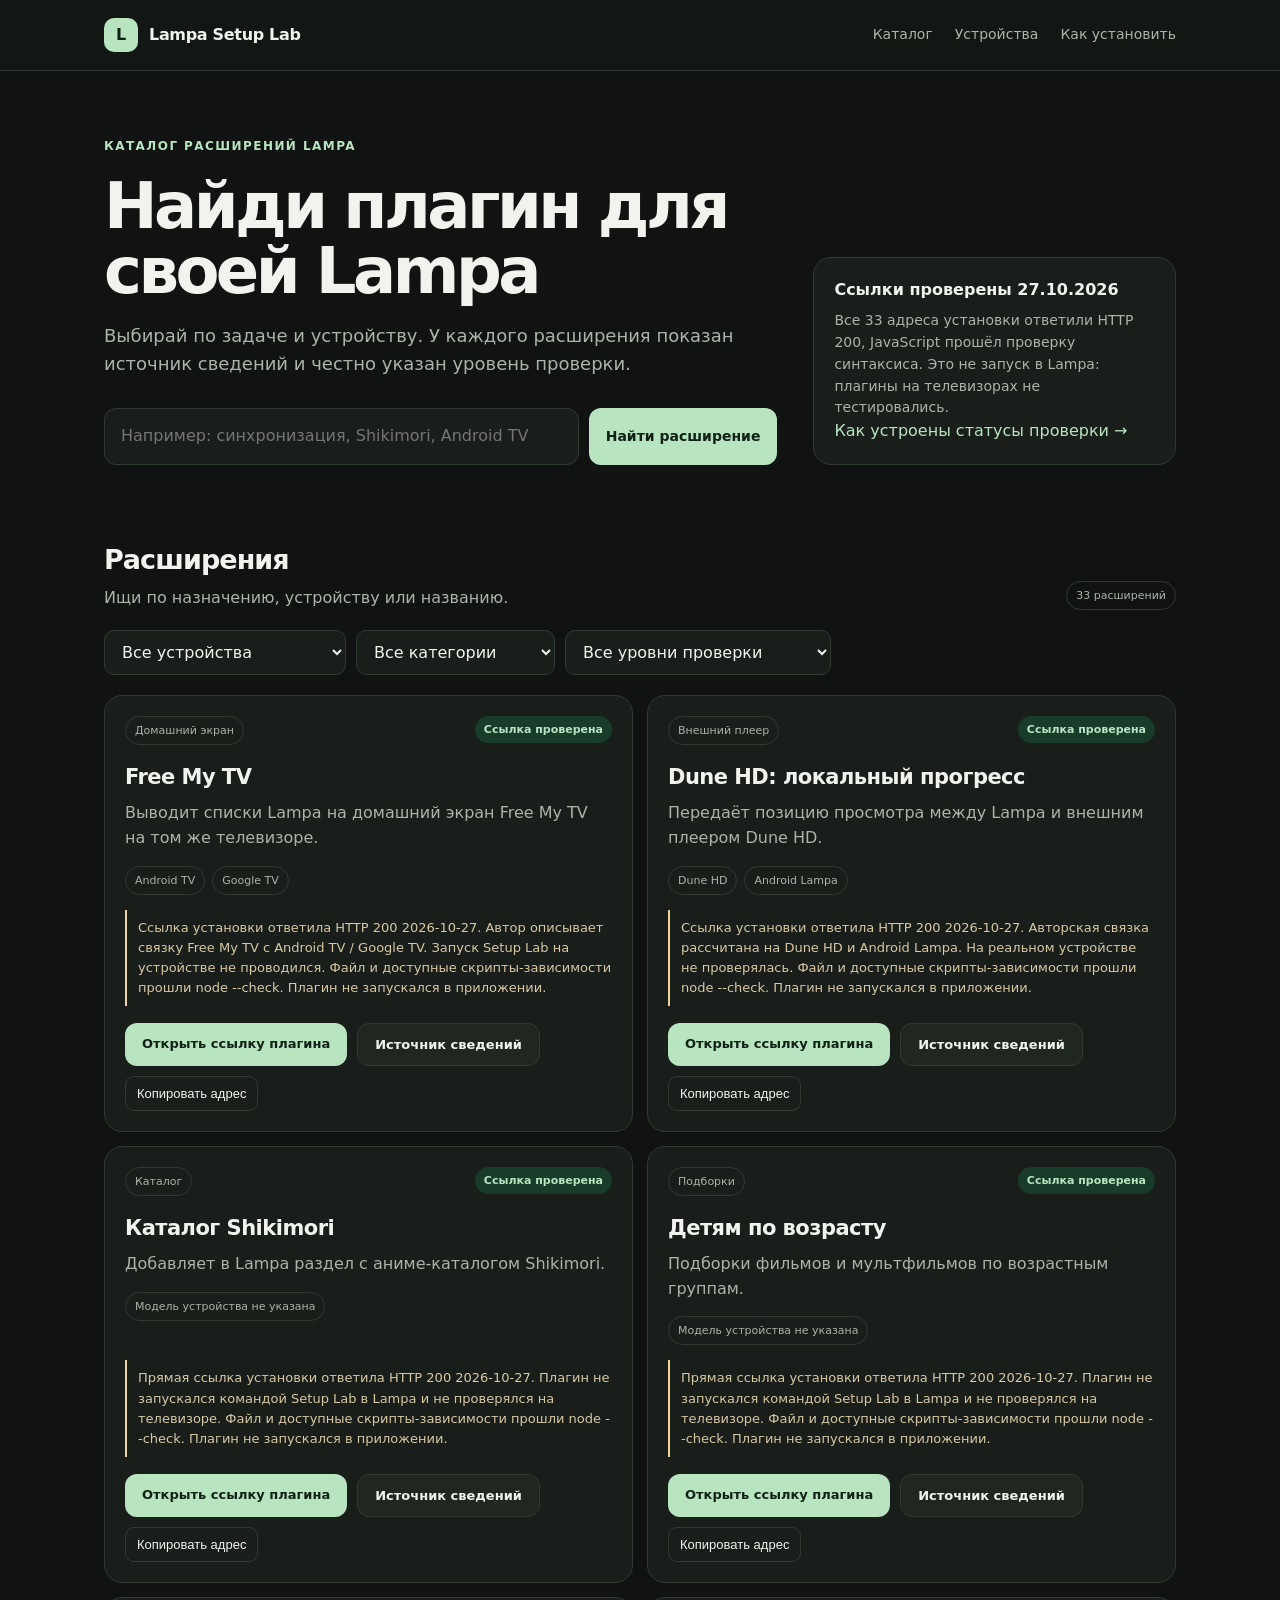
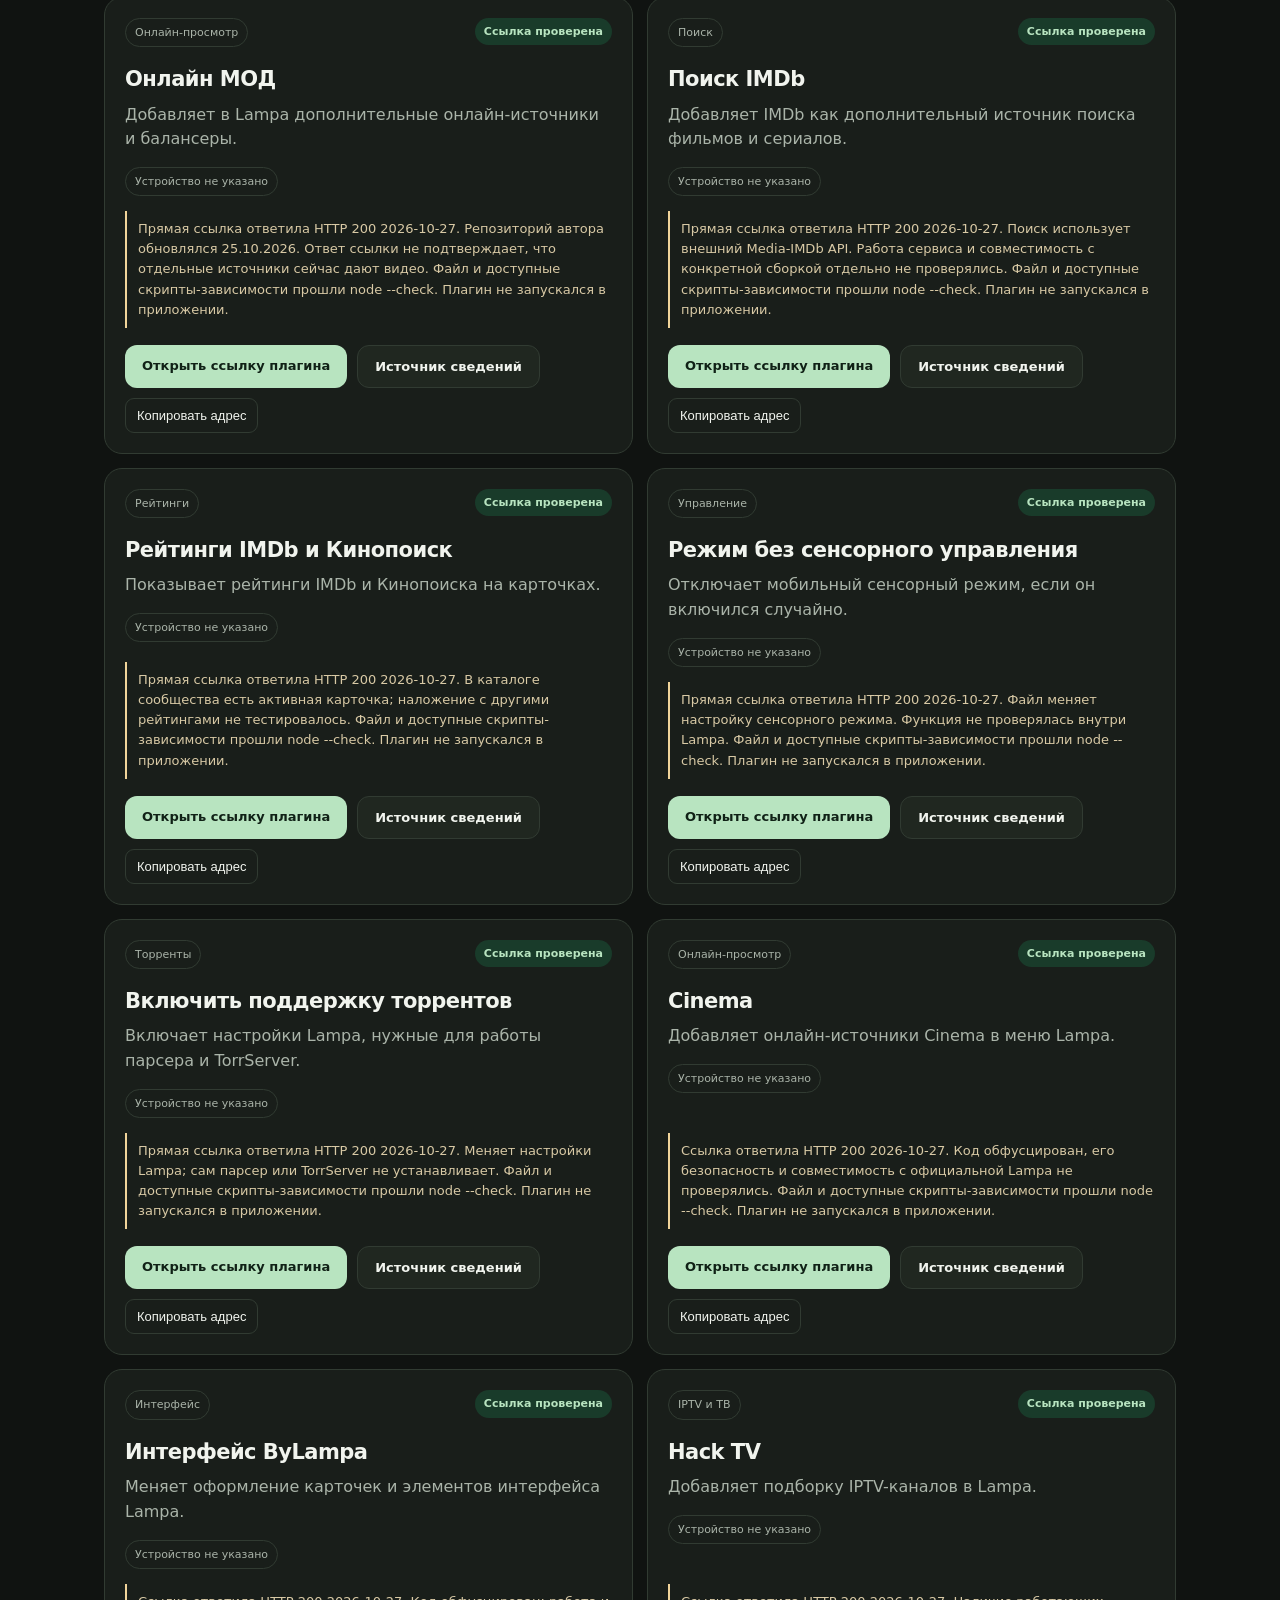
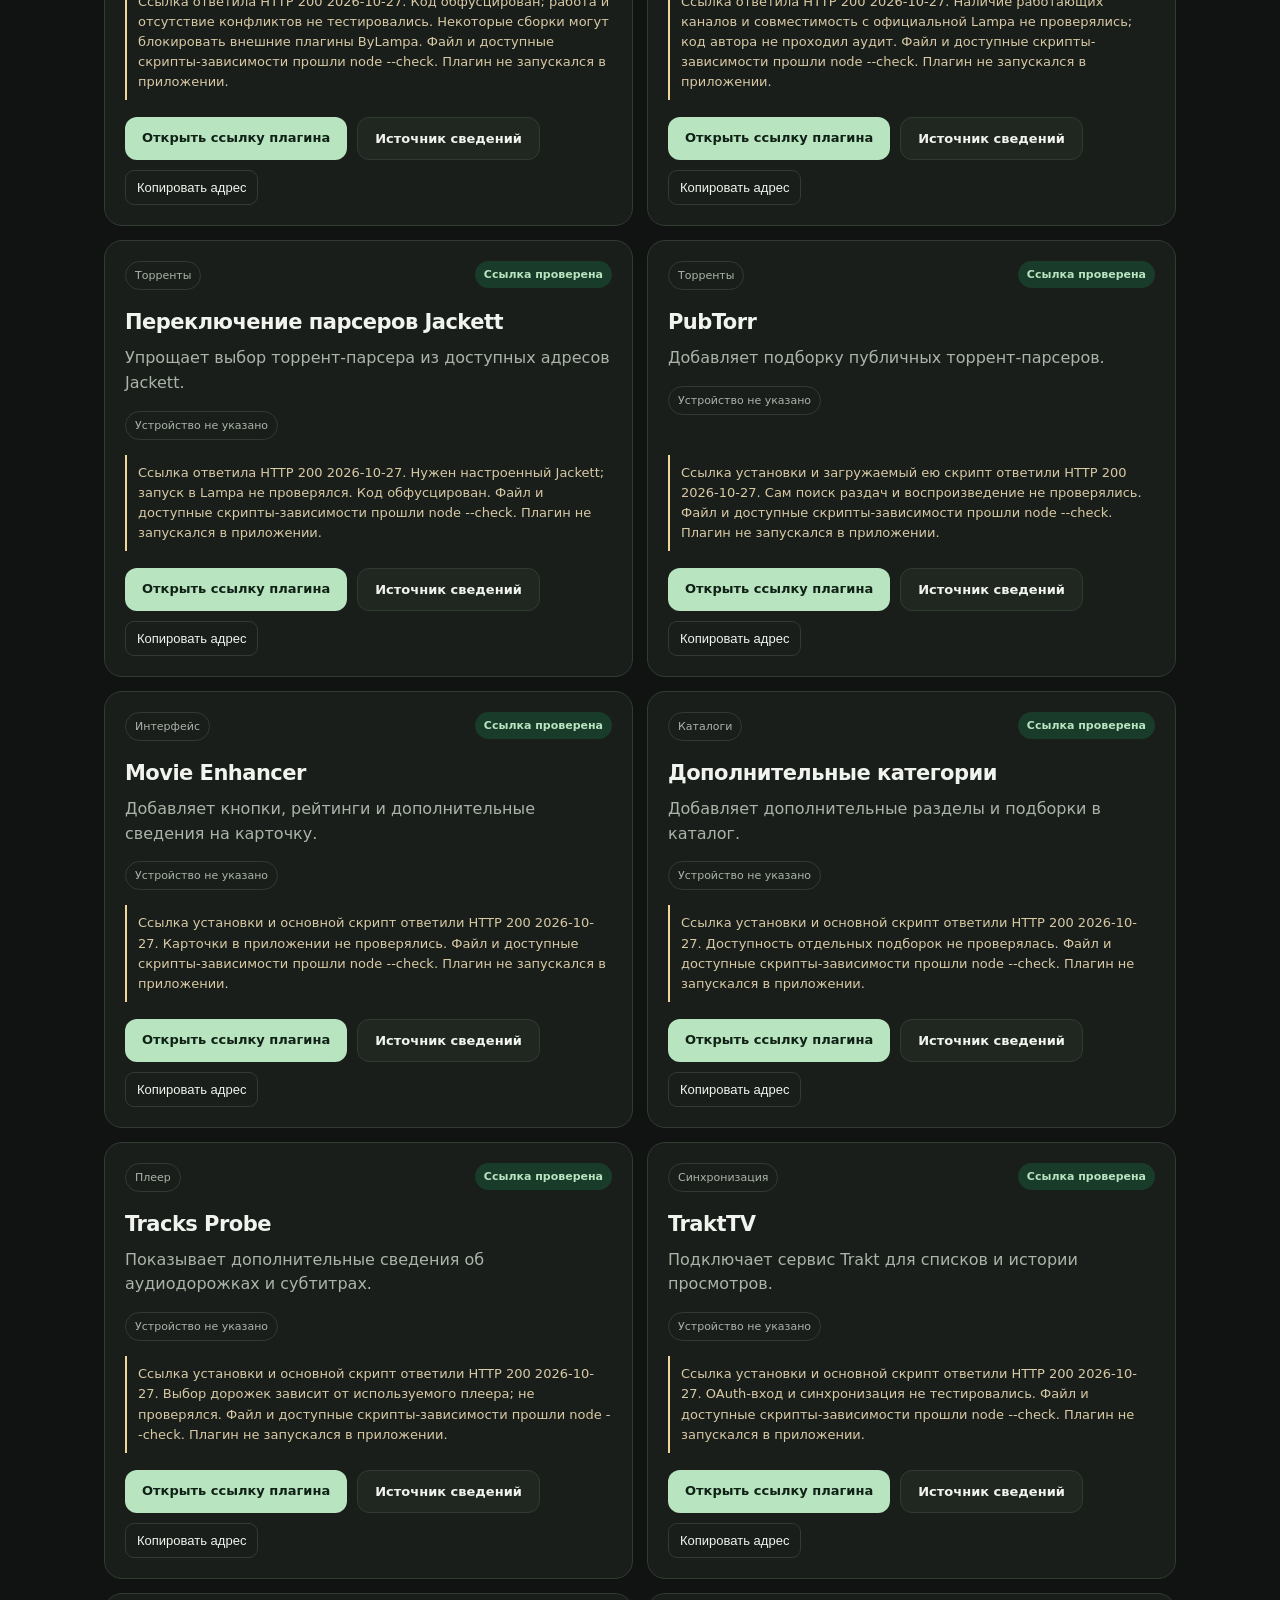
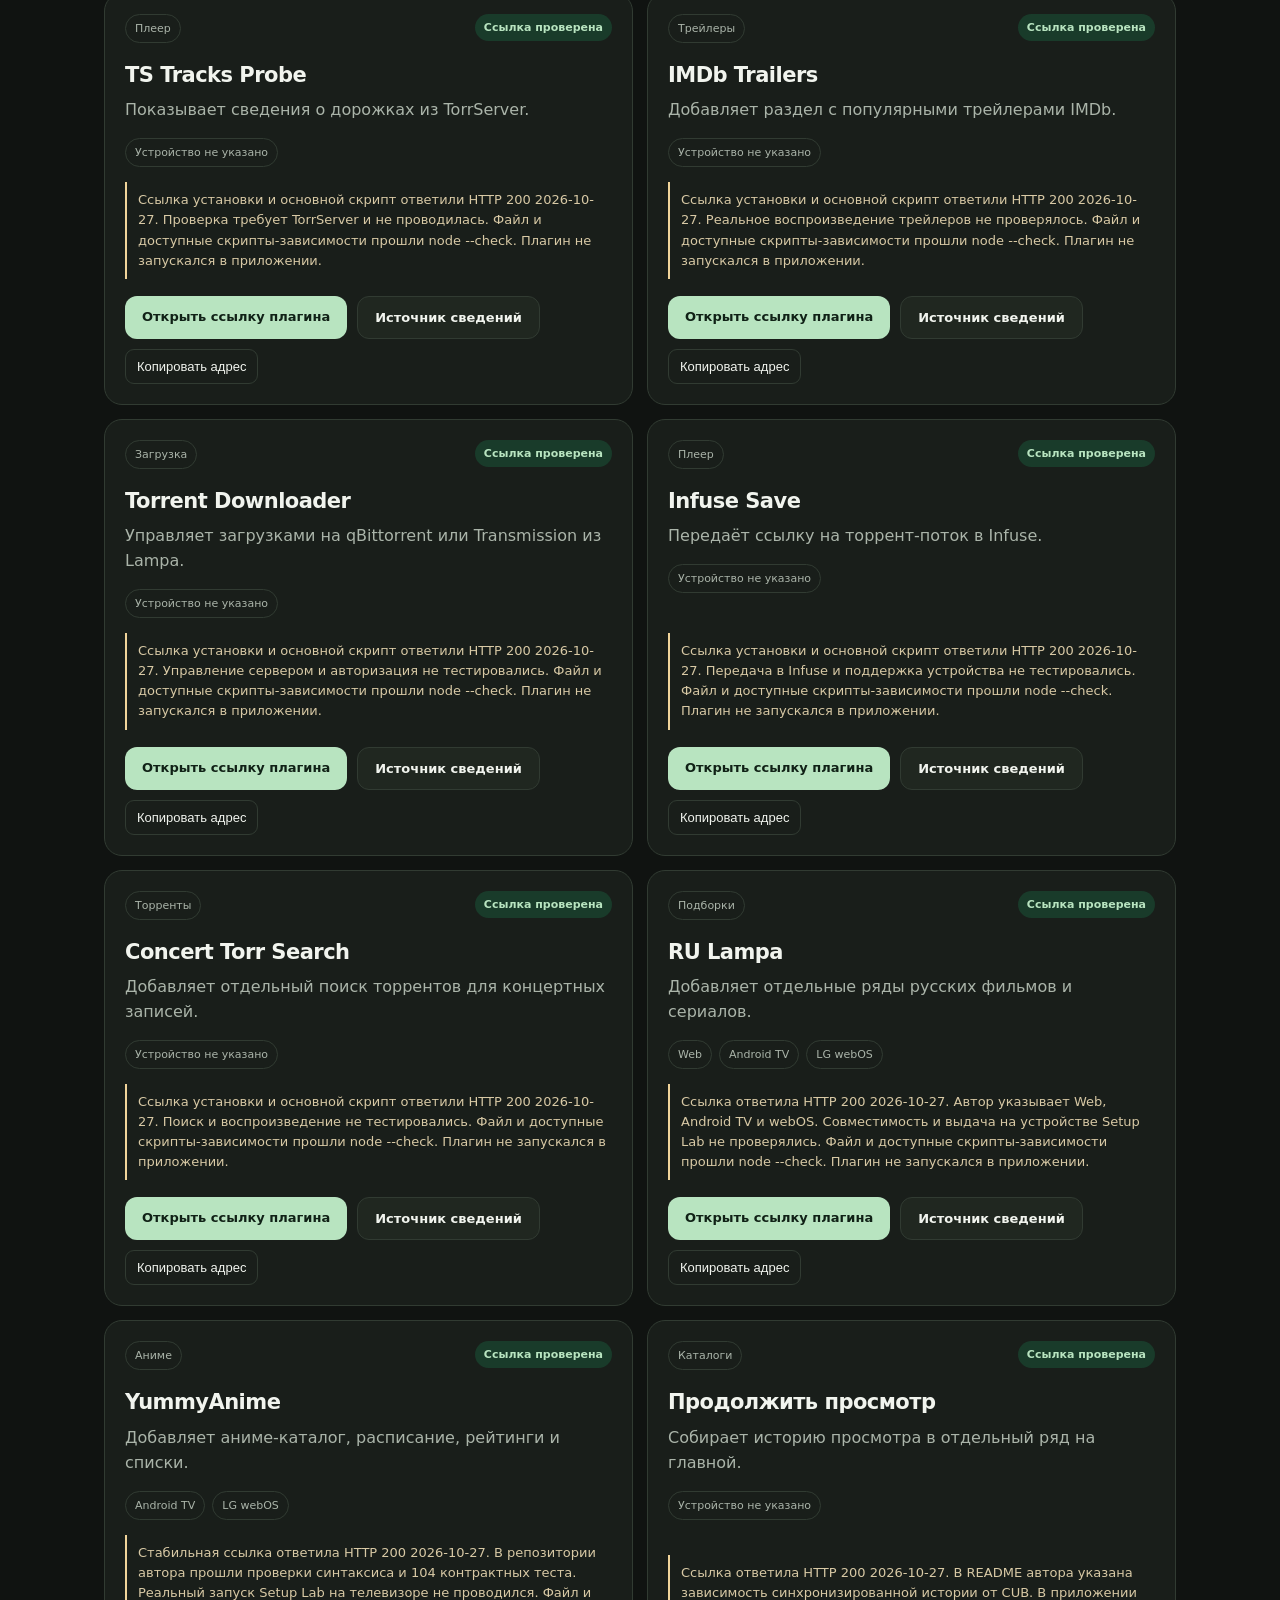
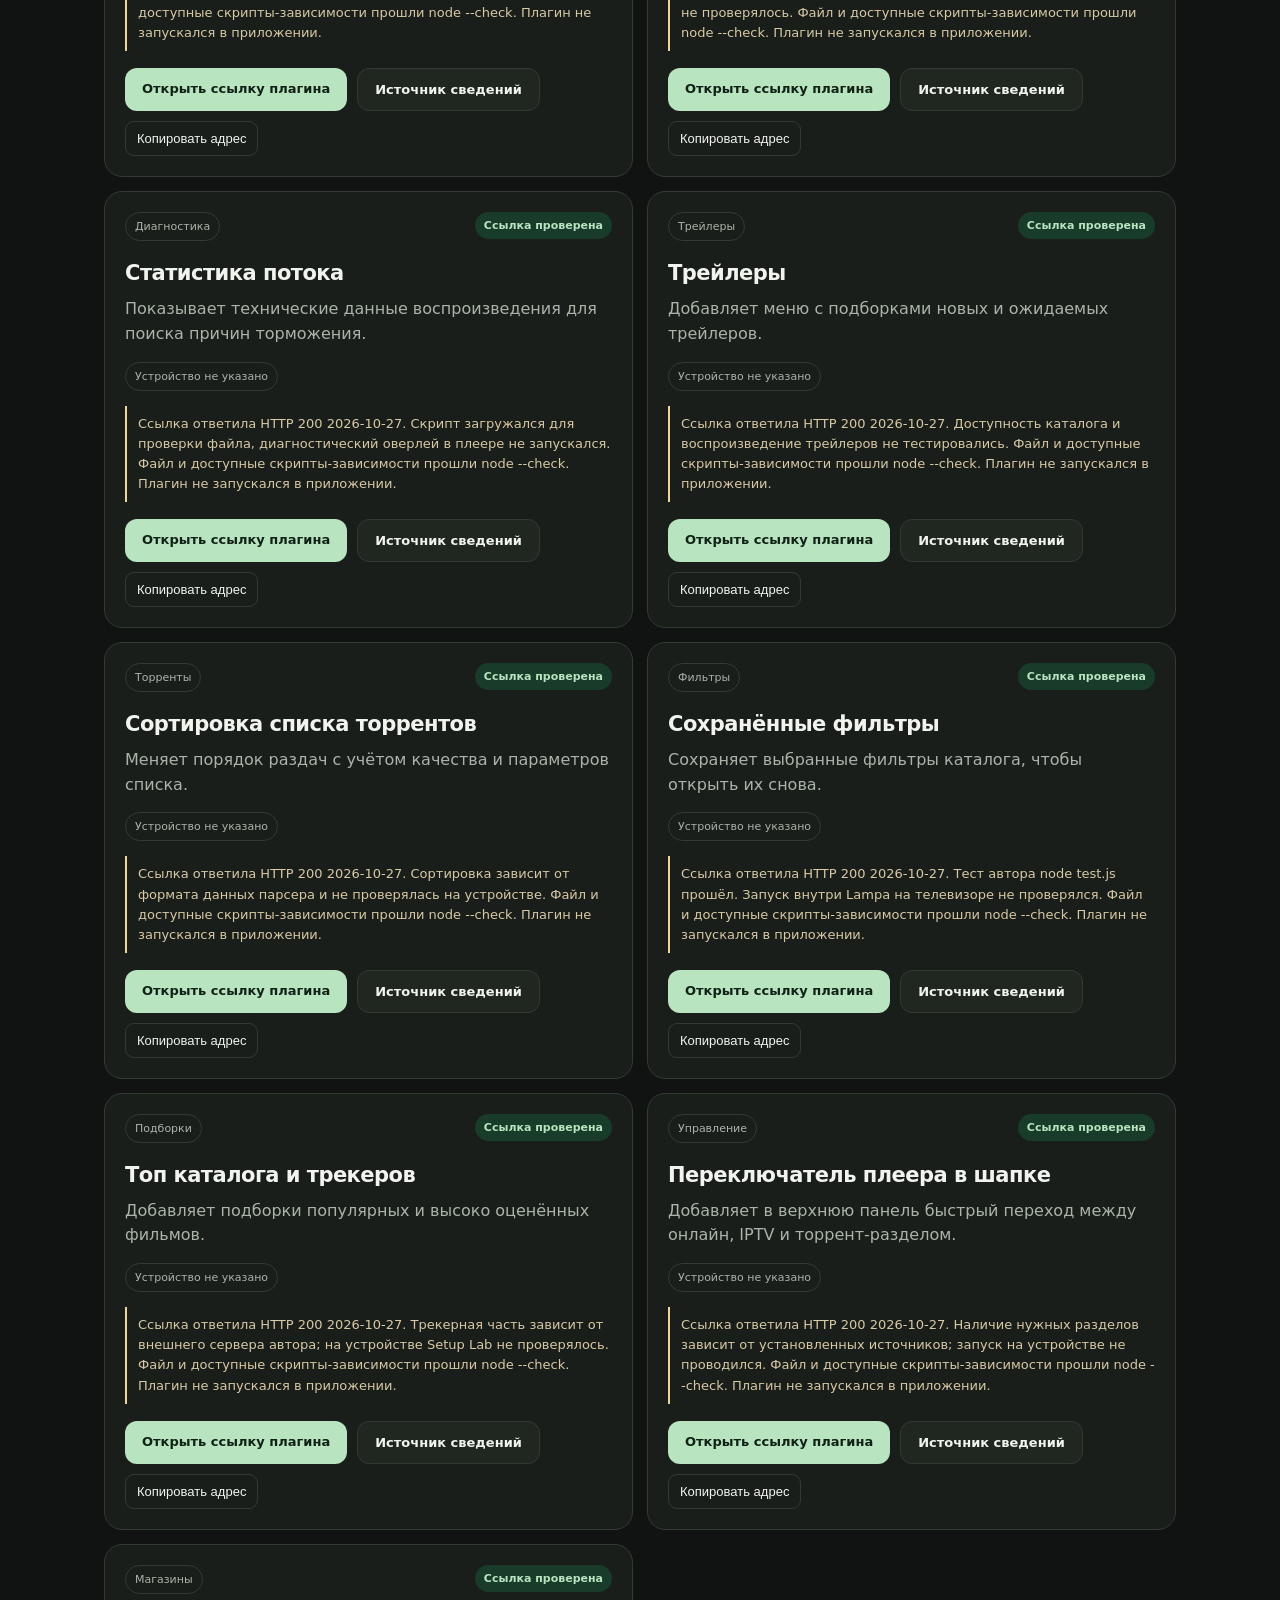
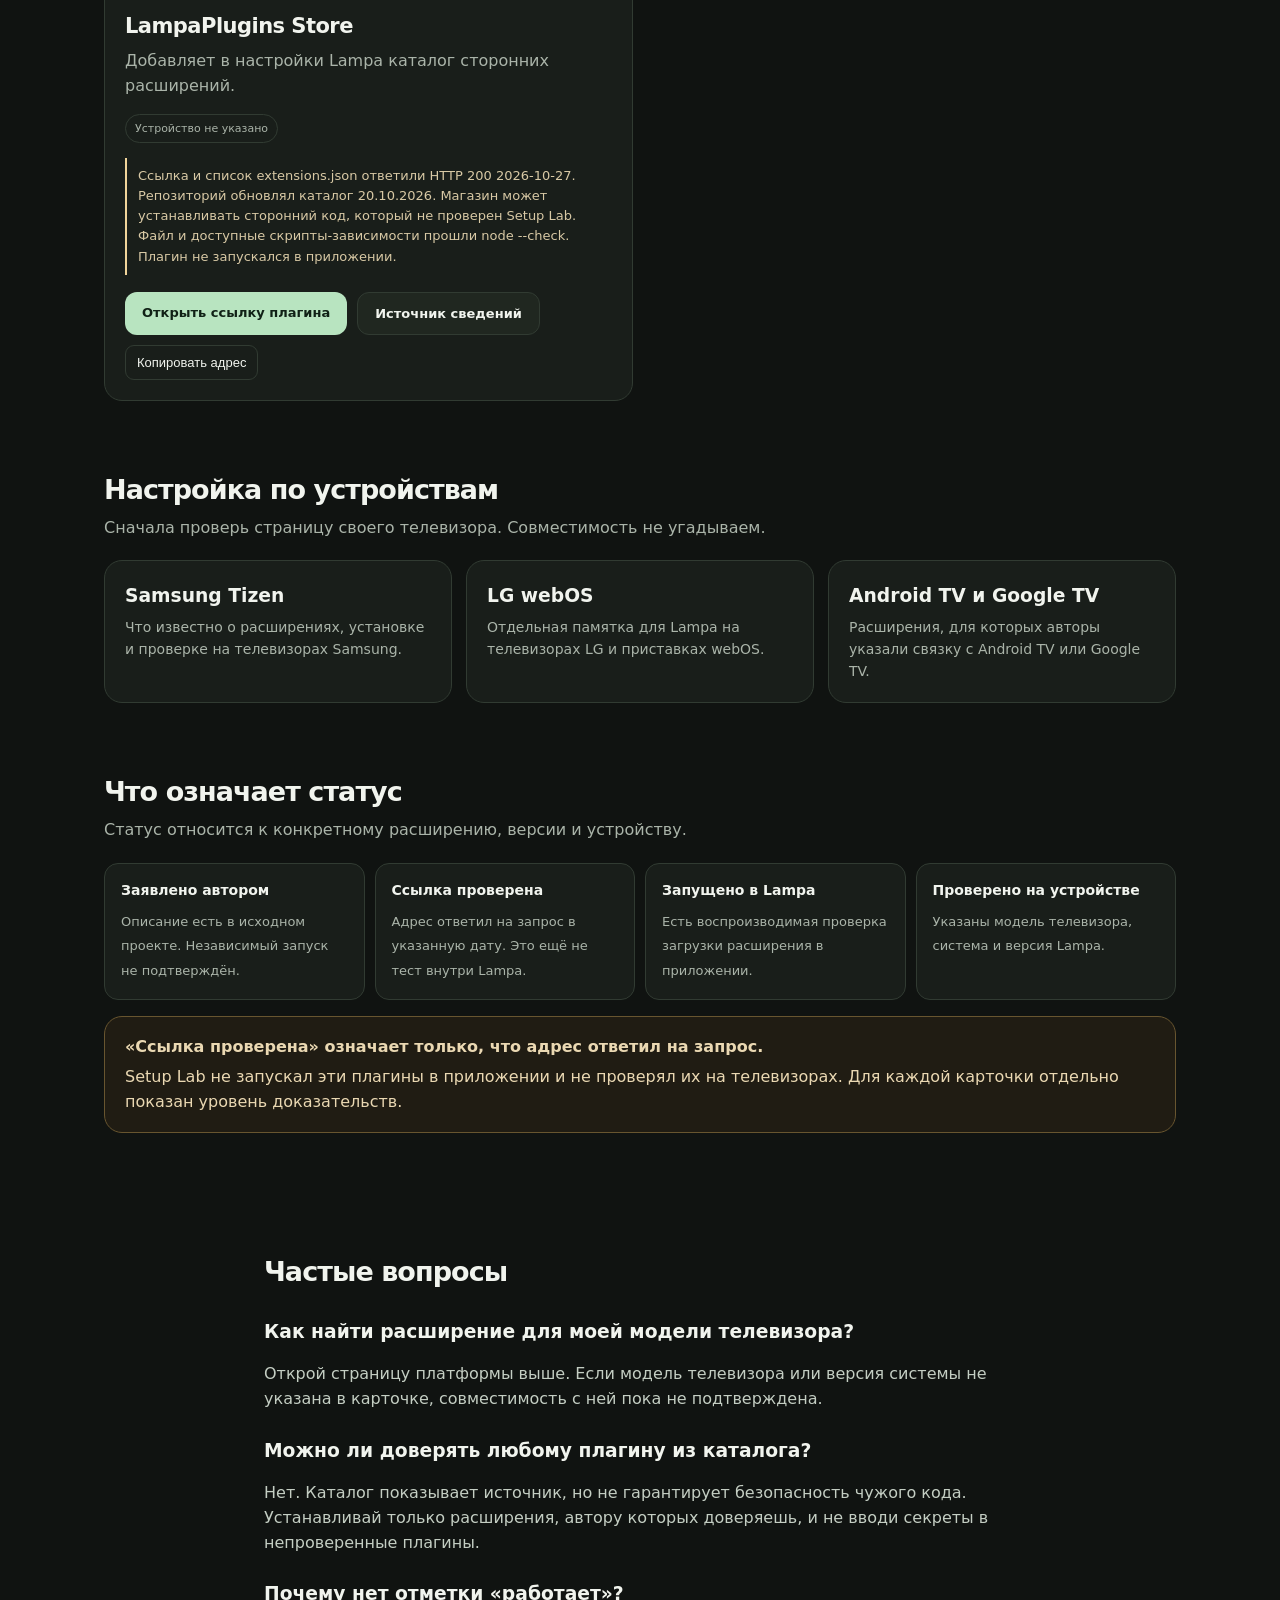
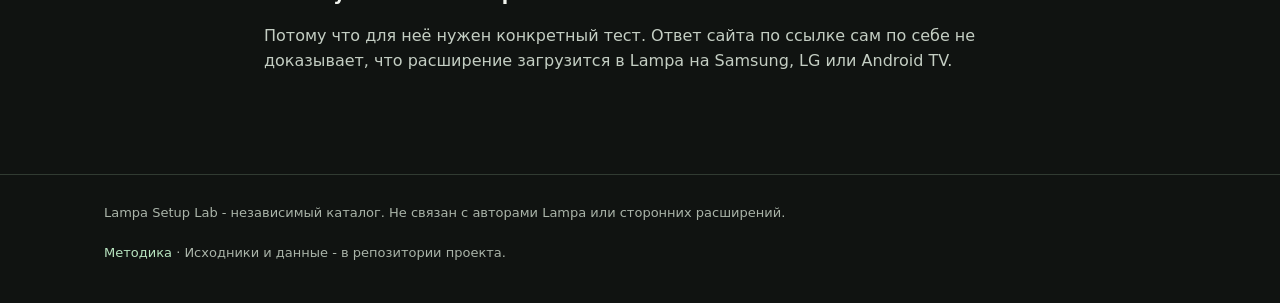
<file: docs/index.html>
<!doctype html>
<html lang="ru">
<head>
  <meta charset="utf-8">
  <meta name="viewport" content="width=device-width, initial-scale=1">
  <meta name="description" content="Каталог расширений Lampa с источниками сведений, устройствами и честным статусом проверки. Инструкции для Android TV, Samsung Tizen и LG webOS.">
  <meta name="theme-color" content="#101311">
  <title>Плагины Lampa 2026: каталог по устройствам и статусу проверки</title>
  <link rel="stylesheet" href="assets/site.css">
  <script src="data/catalog-data.js"></script>
  <script defer src="assets/app.js"></script>
</head>
<body>
<a class="skip-link" href="#main">Перейти к содержимому</a>
<header class="topbar"><div class="wrap topbar-inner">
  <a class="brand" href="index.html"><span class="brand-mark">L</span><span>Lampa Setup Lab</span></a>
  <nav class="nav" aria-label="Основная навигация"><a href="#catalog">Каталог</a><a href="#devices">Устройства</a><a href="how-to-add-plugin.html">Как установить</a></nav>
</div></header>
<main id="main">
  <section class="hero"><div class="wrap hero-grid">
    <div>
      <div class="eyebrow">Каталог расширений Lampa</div>
      <h1>Найди плагин для своей Lampa</h1>
      <p>Выбирай по задаче и устройству. У каждого расширения показан источник сведений и честно указан уровень проверки.</p>
      <form class="searchbar" action="#catalog" onsubmit="return false">
        <input id="plugin-search" type="search" placeholder="Например: синхронизация, Shikimori, Android TV" aria-label="Поиск расширений">
        <button class="button" type="button" onclick="document.querySelector('#catalog').scrollIntoView()">Найти расширение</button>
      </form>
    </div>
    <aside class="hero-note"><strong>Ссылки проверены 27.10.2026</strong><p>Все 33 адреса установки ответили HTTP 200, JavaScript прошёл проверку синтаксиса. Это не запуск в Lampa: плагины на телевизорах не тестировались.</p><a href="verification.html">Как устроены статусы проверки →</a></aside>
  </div></section>

  <section class="section" id="catalog"><div class="wrap">
    <div class="section-head"><div><h2>Расширения</h2><p>Ищи по назначению, устройству или названию.</p></div><span class="tag" id="result-count">Загрузка…</span></div>
    <div class="filters" aria-label="Фильтры каталога">
      <select id="platform-filter" aria-label="Фильтр по устройству"><option value="">Все устройства</option><option value="android_tv">Android TV / Google TV</option><option value="lg_webos">LG webOS</option><option value="samsung_tizen">Samsung Tizen</option><option value="web">Lampa Web</option><option value="dune_hd">Dune HD</option><option value="unspecified">Устройство не указано</option></select>
      <select id="category-filter" aria-label="Фильтр по категории"><option value="">Все категории</option></select>
      <select id="level-filter" aria-label="Фильтр по статусу проверки"><option value="">Все уровни проверки</option><option value="author_reported">Заявлено автором</option><option value="url_checked">Ссылка проверена</option><option value="loaded_in_lampa">Запущено в Lampa</option><option value="device_tested">Проверено на устройстве</option></select>
    </div>
    <div class="grid" id="plugin-results" aria-live="polite"></div>
    <noscript><p class="noscript">Для поиска и фильтров включи JavaScript. Страницы с инструкциями остаются доступны без него.</p></noscript>
  </div></section>

  <section class="section" id="devices"><div class="wrap">
    <div class="section-head"><div><h2>Настройка по устройствам</h2><p>Сначала проверь страницу своего телевизора. Совместимость не угадываем.</p></div></div>
    <div class="device-grid">
      <a class="device-card" href="lampa-samsung-tizen.html"><h3>Samsung Tizen</h3><p>Что известно о расширениях, установке и проверке на телевизорах Samsung.</p></a>
      <a class="device-card" href="lampa-lg-webos.html"><h3>LG webOS</h3><p>Отдельная памятка для Lampa на телевизорах LG и приставках webOS.</p></a>
      <a class="device-card" href="lampa-android-tv.html"><h3>Android TV и Google TV</h3><p>Расширения, для которых авторы указали связку с Android TV или Google TV.</p></a>
    </div>
  </div></section>

  <section class="section"><div class="wrap">
    <div class="section-head"><div><h2>Что означает статус</h2><p>Статус относится к конкретному расширению, версии и устройству.</p></div></div>
    <div class="trust-grid">
      <div class="trust-item"><strong>Заявлено автором</strong><span>Описание есть в исходном проекте. Независимый запуск не подтверждён.</span></div>
      <div class="trust-item"><strong>Ссылка проверена</strong><span>Адрес ответил на запрос в указанную дату. Это ещё не тест внутри Lampa.</span></div>
      <div class="trust-item"><strong>Запущено в Lampa</strong><span>Есть воспроизводимая проверка загрузки расширения в приложении.</span></div>
      <div class="trust-item"><strong>Проверено на устройстве</strong><span>Указаны модель телевизора, система и версия Lampa.</span></div>
    </div>
    <div class="callout"><strong>«Ссылка проверена» означает только, что адрес ответил на запрос.</strong> Setup Lab не запускал эти плагины в приложении и не проверял их на телевизорах. Для каждой карточки отдельно показан уровень доказательств.</div>
  </div></section>

  <section class="section"><div class="wrap prose">
    <h2>Частые вопросы</h2>
    <h3>Как найти расширение для моей модели телевизора?</h3><p>Открой страницу платформы выше. Если модель телевизора или версия системы не указана в карточке, совместимость с ней пока не подтверждена.</p>
    <h3>Можно ли доверять любому плагину из каталога?</h3><p>Нет. Каталог показывает источник, но не гарантирует безопасность чужого кода. Устанавливай только расширения, автору которых доверяешь, и не вводи секреты в непроверенные плагины.</p>
    <h3>Почему нет отметки «работает»?</h3><p>Потому что для неё нужен конкретный тест. Ответ сайта по ссылке сам по себе не доказывает, что расширение загрузится в Lampa на Samsung, LG или Android TV.</p>
  </div></section>
</main>
<footer class="footer"><div class="wrap footer-row"><span>Lampa Setup Lab - независимый каталог. Не связан с авторами Lampa или сторонних расширений.</span><span><a href="verification.html">Методика</a> · Исходники и данные - в репозитории проекта.</span></div></footer>
</body>
</html>
</file>
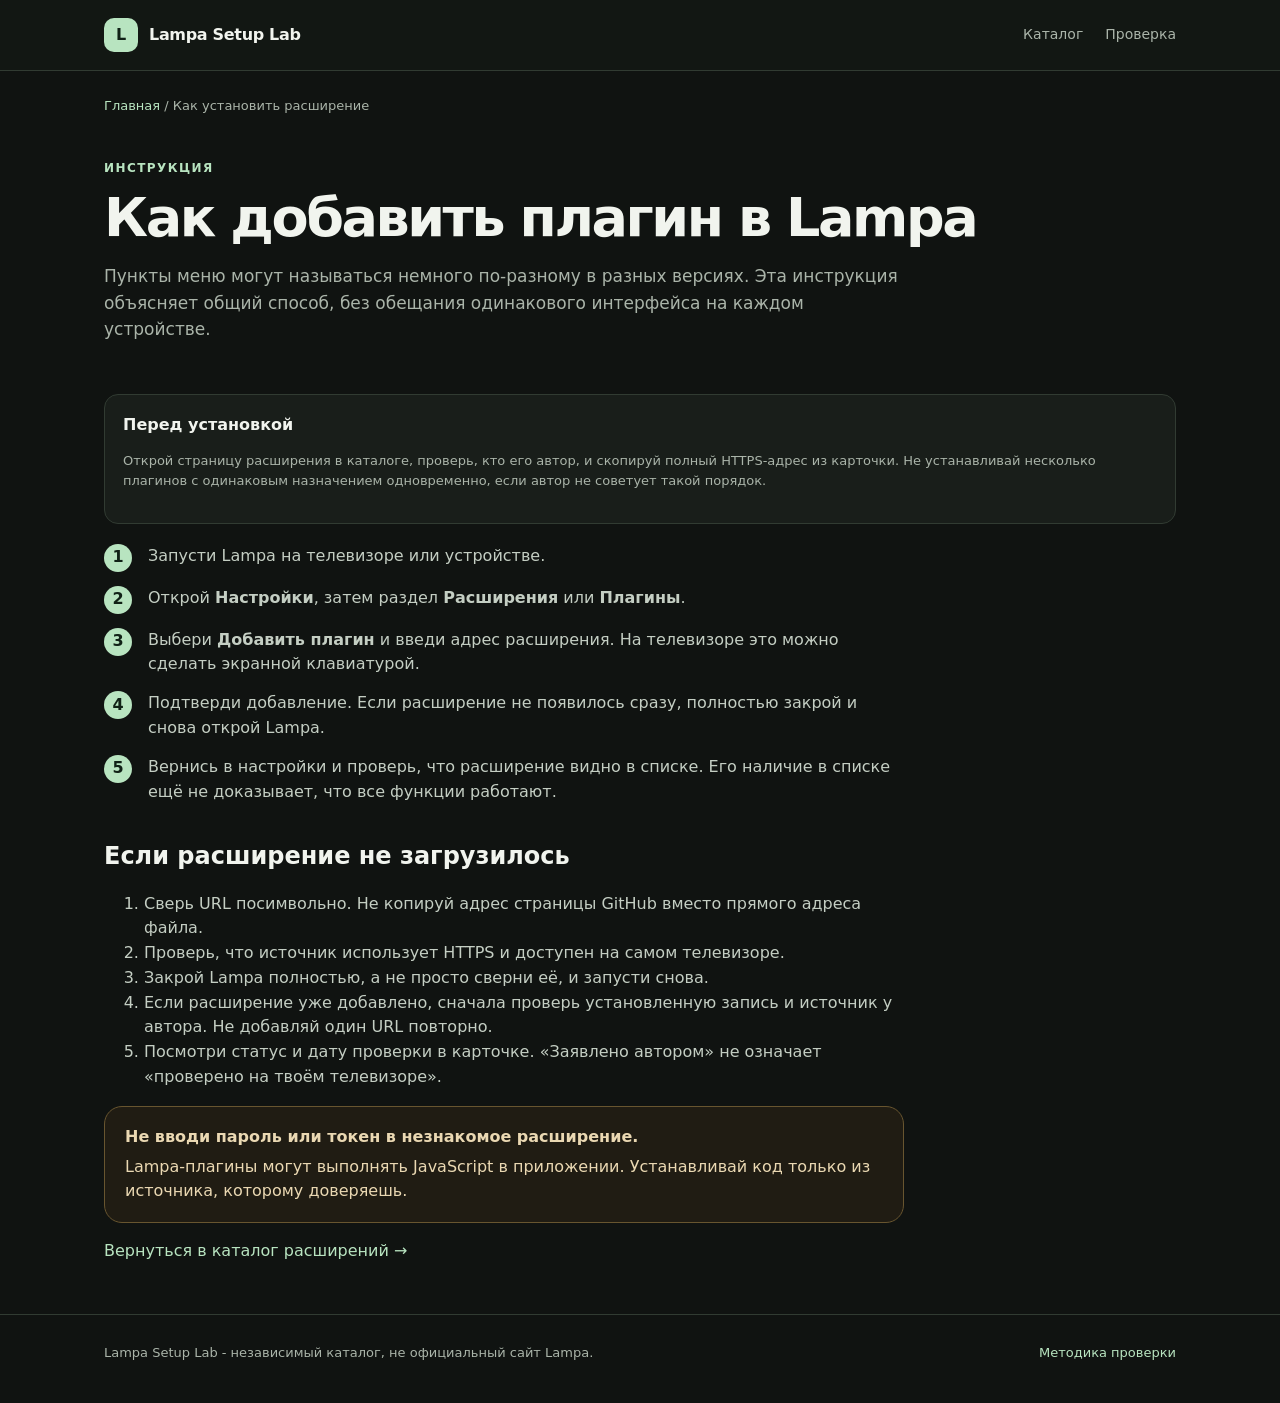
<file: docs/how-to-add-plugin.html>
<!doctype html>
<html lang="ru"><head><meta charset="utf-8"><meta name="viewport" content="width=device-width, initial-scale=1"><meta name="description" content="Как добавить расширение в Lampa на телевизоре: инструкция по шагам и что проверить, если установка не сработала."><title>Как установить плагин в Lampa на телевизоре</title><link rel="stylesheet" href="assets/site.css"></head>
<body><a class="skip-link" href="#main">Перейти к содержимому</a><header class="topbar"><div class="wrap topbar-inner"><a class="brand" href="index.html"><span class="brand-mark">L</span><span>Lampa Setup Lab</span></a><nav class="nav"><a href="index.html#catalog">Каталог</a><a href="verification.html">Проверка</a></nav></div></header>
<main id="main" class="wrap"><div class="breadcrumb"><a href="index.html">Главная</a> / Как установить расширение</div><section class="page-hero"><div class="eyebrow">Инструкция</div><h1>Как добавить плагин в Lampa</h1><p>Пункты меню могут называться немного по-разному в разных версиях. Эта инструкция объясняет общий способ, без обещания одинакового интерфейса на каждом устройстве.</p></section>
<div class="device-summary"><strong>Перед установкой</strong><p class="small">Открой страницу расширения в каталоге, проверь, кто его автор, и скопируй полный HTTPS-адрес из карточки. Не устанавливай несколько плагинов с одинаковым назначением одновременно, если автор не советует такой порядок.</p></div>
<article class="prose"><ol class="steps"><li><div>Запусти Lampa на телевизоре или устройстве.</div></li><li><div>Открой <strong>Настройки</strong>, затем раздел <strong>Расширения</strong> или <strong>Плагины</strong>.</div></li><li><div>Выбери <strong>Добавить плагин</strong> и введи адрес расширения. На телевизоре это можно сделать экранной клавиатурой.</div></li><li><div>Подтверди добавление. Если расширение не появилось сразу, полностью закрой и снова открой Lampa.</div></li><li><div>Вернись в настройки и проверь, что расширение видно в списке. Его наличие в списке ещё не доказывает, что все функции работают.</div></li></ol>
<h2>Если расширение не загрузилось</h2><ol><li>Сверь URL посимвольно. Не копируй адрес страницы GitHub вместо прямого адреса файла.</li><li>Проверь, что источник использует HTTPS и доступен на самом телевизоре.</li><li>Закрой Lampa полностью, а не просто сверни её, и запусти снова.</li><li>Если расширение уже добавлено, сначала проверь установленную запись и источник у автора. Не добавляй один URL повторно.</li><li>Посмотри статус и дату проверки в карточке. «Заявлено автором» не означает «проверено на твоём телевизоре».</li></ol>
<div class="callout"><strong>Не вводи пароль или токен в незнакомое расширение.</strong> Lampa-плагины могут выполнять JavaScript в приложении. Устанавливай код только из источника, которому доверяешь.</div><p><a href="index.html#catalog">Вернуться в каталог расширений →</a></p></article></main><footer class="footer"><div class="wrap footer-row"><span>Lampa Setup Lab - независимый каталог, не официальный сайт Lampa.</span><a href="verification.html">Методика проверки</a></div></footer></body></html>
</file>
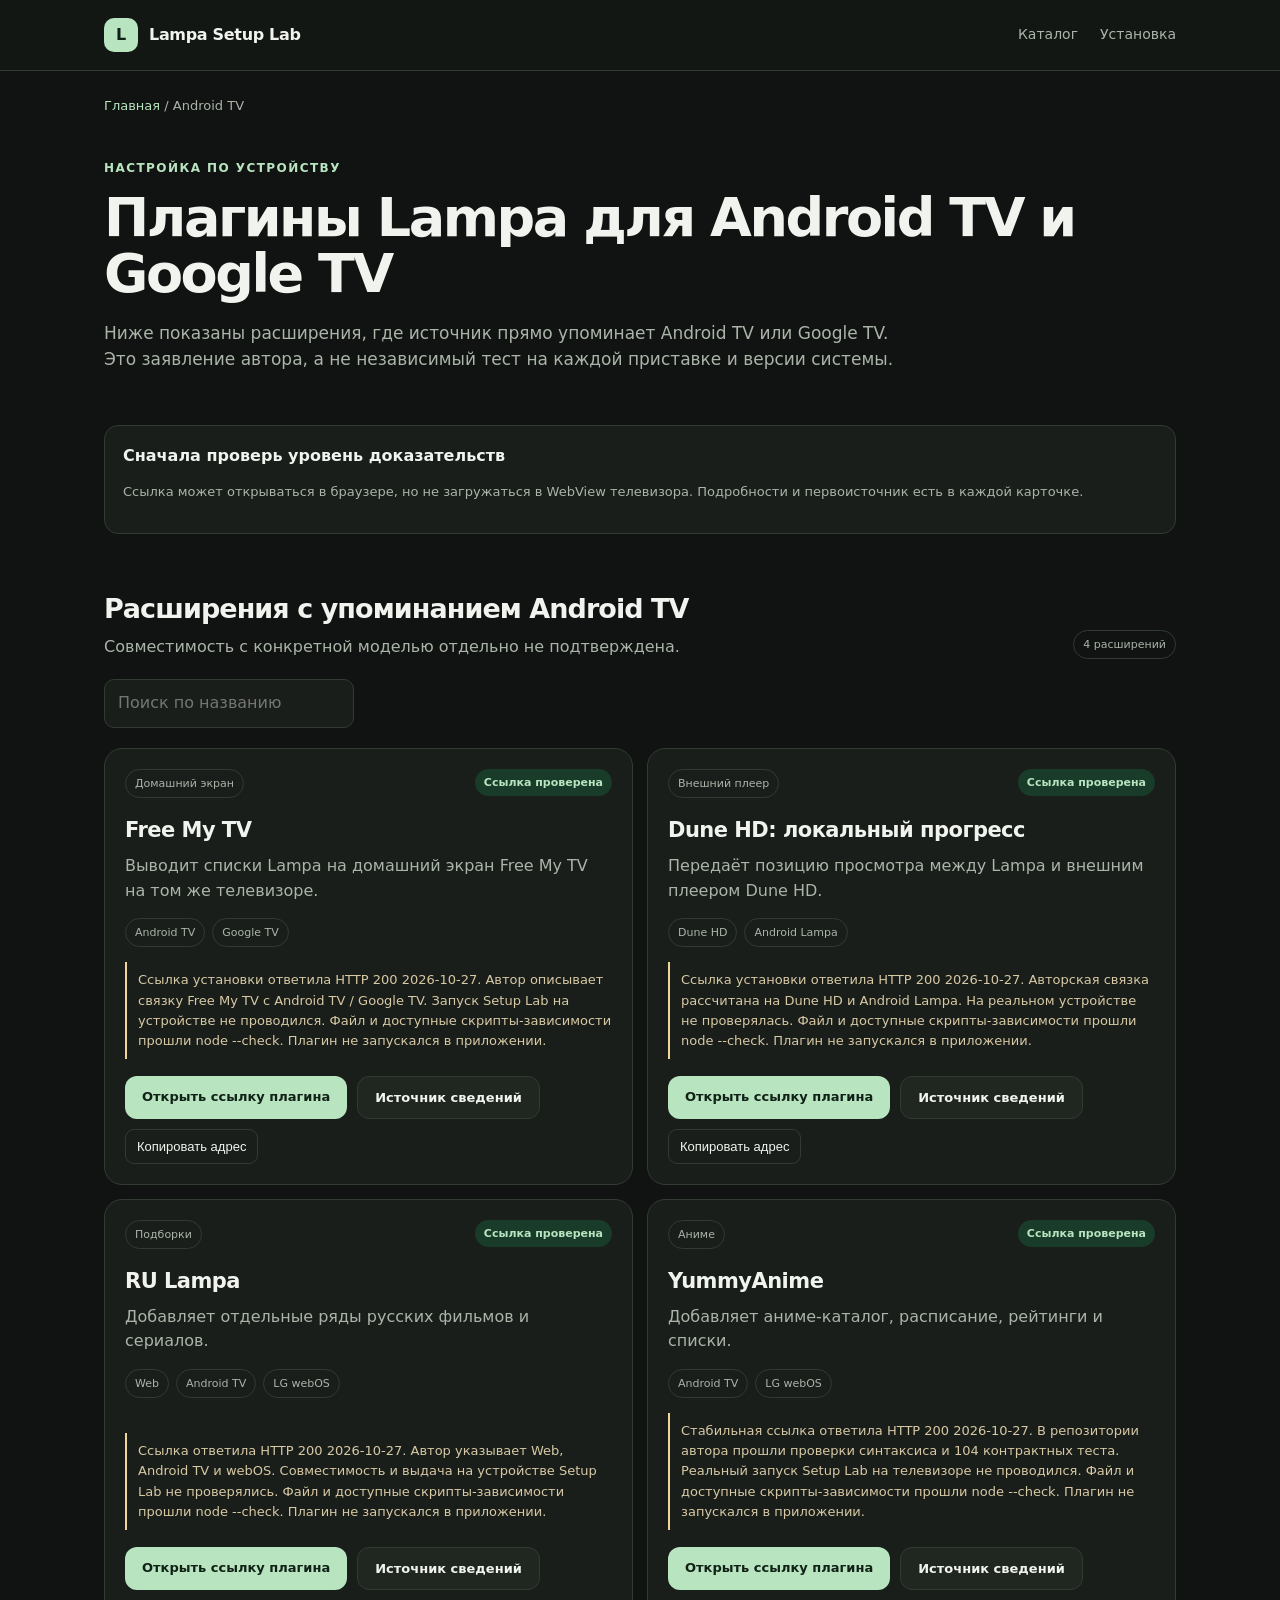
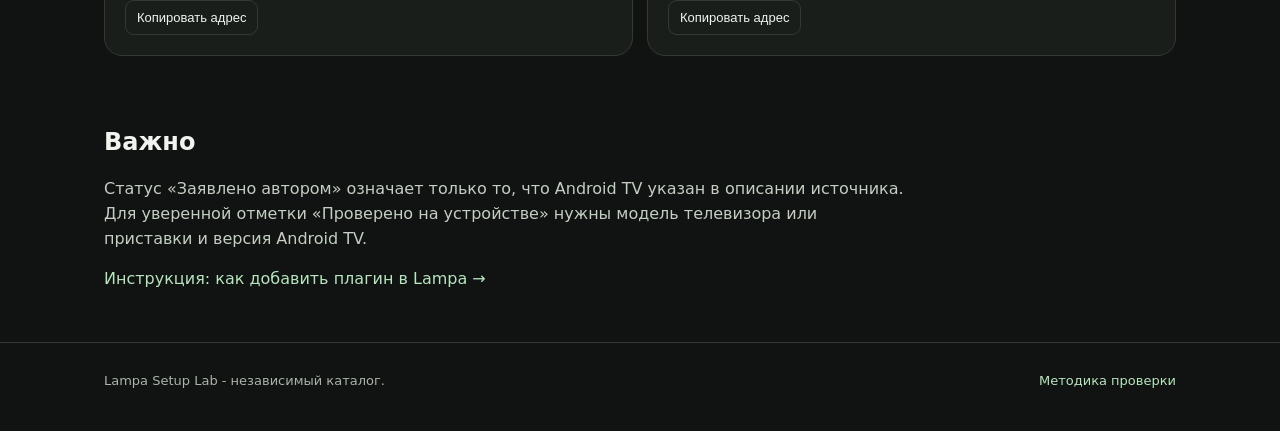
<file: docs/lampa-android-tv.html>
<!doctype html>
<html lang="ru"><head><meta charset="utf-8"><meta name="viewport" content="width=device-width, initial-scale=1"><meta name="description" content="Расширения Lampa для Android TV и Google TV: каталог с источниками сведений и честным статусом проверки."><title>Плагины Lampa для Android TV и Google TV</title><link rel="stylesheet" href="assets/site.css"><script src="data/catalog-data.js"></script><script defer src="assets/app.js"></script></head>
<body><a class="skip-link" href="#main">Перейти к содержимому</a><header class="topbar"><div class="wrap topbar-inner"><a class="brand" href="index.html"><span class="brand-mark">L</span><span>Lampa Setup Lab</span></a><nav class="nav"><a href="index.html#catalog">Каталог</a><a href="how-to-add-plugin.html">Установка</a></nav></div></header>
<main id="main" class="wrap"><div class="breadcrumb"><a href="index.html">Главная</a> / Android TV</div><section class="page-hero"><div class="eyebrow">Настройка по устройству</div><h1>Плагины Lampa для Android TV и Google TV</h1><p>Ниже показаны расширения, где источник прямо упоминает Android TV или Google TV. Это заявление автора, а не независимый тест на каждой приставке и версии системы.</p></section>
<div class="device-summary"><strong>Сначала проверь уровень доказательств</strong><p class="small">Ссылка может открываться в браузере, но не загружаться в WebView телевизора. Подробности и первоисточник есть в каждой карточке.</p></div>
<section class="section" id="catalog"><div class="section-head"><div><h2>Расширения с упоминанием Android TV</h2><p>Совместимость с конкретной моделью отдельно не подтверждена.</p></div><span class="tag" id="result-count"></span></div><div class="filters"><input id="plugin-search" type="search" placeholder="Поиск по названию" aria-label="Поиск расширений"><input type="hidden" id="platform-filter" value="android_tv"><input type="hidden" id="level-filter" value=""></div><div class="grid" id="plugin-results"></div></section>
<article class="prose"><h2>Важно</h2><p>Статус «Заявлено автором» означает только то, что Android TV указан в описании источника. Для уверенной отметки «Проверено на устройстве» нужны модель телевизора или приставки и версия Android TV.</p><p><a href="how-to-add-plugin.html">Инструкция: как добавить плагин в Lampa →</a></p></article></main><footer class="footer"><div class="wrap footer-row"><span>Lampa Setup Lab - независимый каталог.</span><a href="verification.html">Методика проверки</a></div></footer></body></html>
</file>
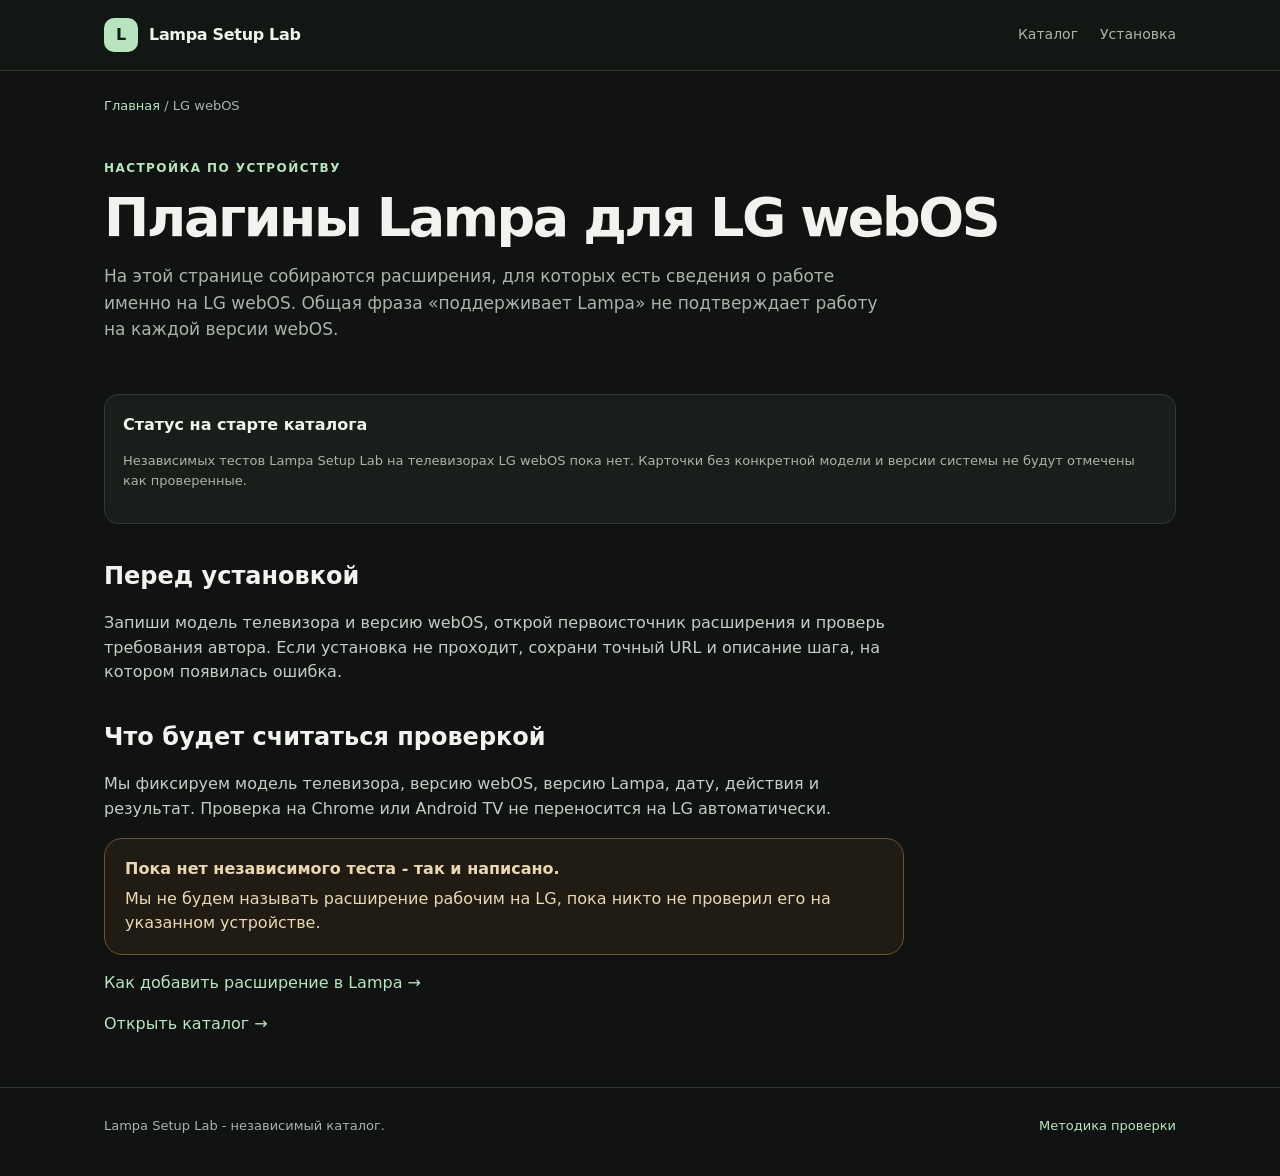
<file: docs/lampa-lg-webos.html>
<!doctype html>
<html lang="ru"><head><meta charset="utf-8"><meta name="viewport" content="width=device-width, initial-scale=1"><meta name="description" content="Плагины Lampa для LG webOS: уровни проверки, совместимость и инструкция установки без неподтверждённых обещаний."><title>Плагины Lampa для LG webOS: совместимость и установка</title><link rel="stylesheet" href="assets/site.css"></head>
<body><a class="skip-link" href="#main">Перейти к содержимому</a><header class="topbar"><div class="wrap topbar-inner"><a class="brand" href="index.html"><span class="brand-mark">L</span><span>Lampa Setup Lab</span></a><nav class="nav"><a href="index.html#catalog">Каталог</a><a href="how-to-add-plugin.html">Установка</a></nav></div></header>
<main id="main" class="wrap"><div class="breadcrumb"><a href="index.html">Главная</a> / LG webOS</div><section class="page-hero"><div class="eyebrow">Настройка по устройству</div><h1>Плагины Lampa для LG webOS</h1><p>На этой странице собираются расширения, для которых есть сведения о работе именно на LG webOS. Общая фраза «поддерживает Lampa» не подтверждает работу на каждой версии webOS.</p></section>
<div class="device-summary"><strong>Статус на старте каталога</strong><p class="small">Независимых тестов Lampa Setup Lab на телевизорах LG webOS пока нет. Карточки без конкретной модели и версии системы не будут отмечены как проверенные.</p></div>
<article class="prose"><h2>Перед установкой</h2><p>Запиши модель телевизора и версию webOS, открой первоисточник расширения и проверь требования автора. Если установка не проходит, сохрани точный URL и описание шага, на котором появилась ошибка.</p><h2>Что будет считаться проверкой</h2><p>Мы фиксируем модель телевизора, версию webOS, версию Lampa, дату, действия и результат. Проверка на Chrome или Android TV не переносится на LG автоматически.</p><div class="callout"><strong>Пока нет независимого теста - так и написано.</strong> Мы не будем называть расширение рабочим на LG, пока никто не проверил его на указанном устройстве.</div><p><a href="how-to-add-plugin.html">Как добавить расширение в Lampa →</a></p><p><a href="index.html#catalog">Открыть каталог →</a></p></article></main><footer class="footer"><div class="wrap footer-row"><span>Lampa Setup Lab - независимый каталог.</span><a href="verification.html">Методика проверки</a></div></footer></body></html>
</file>
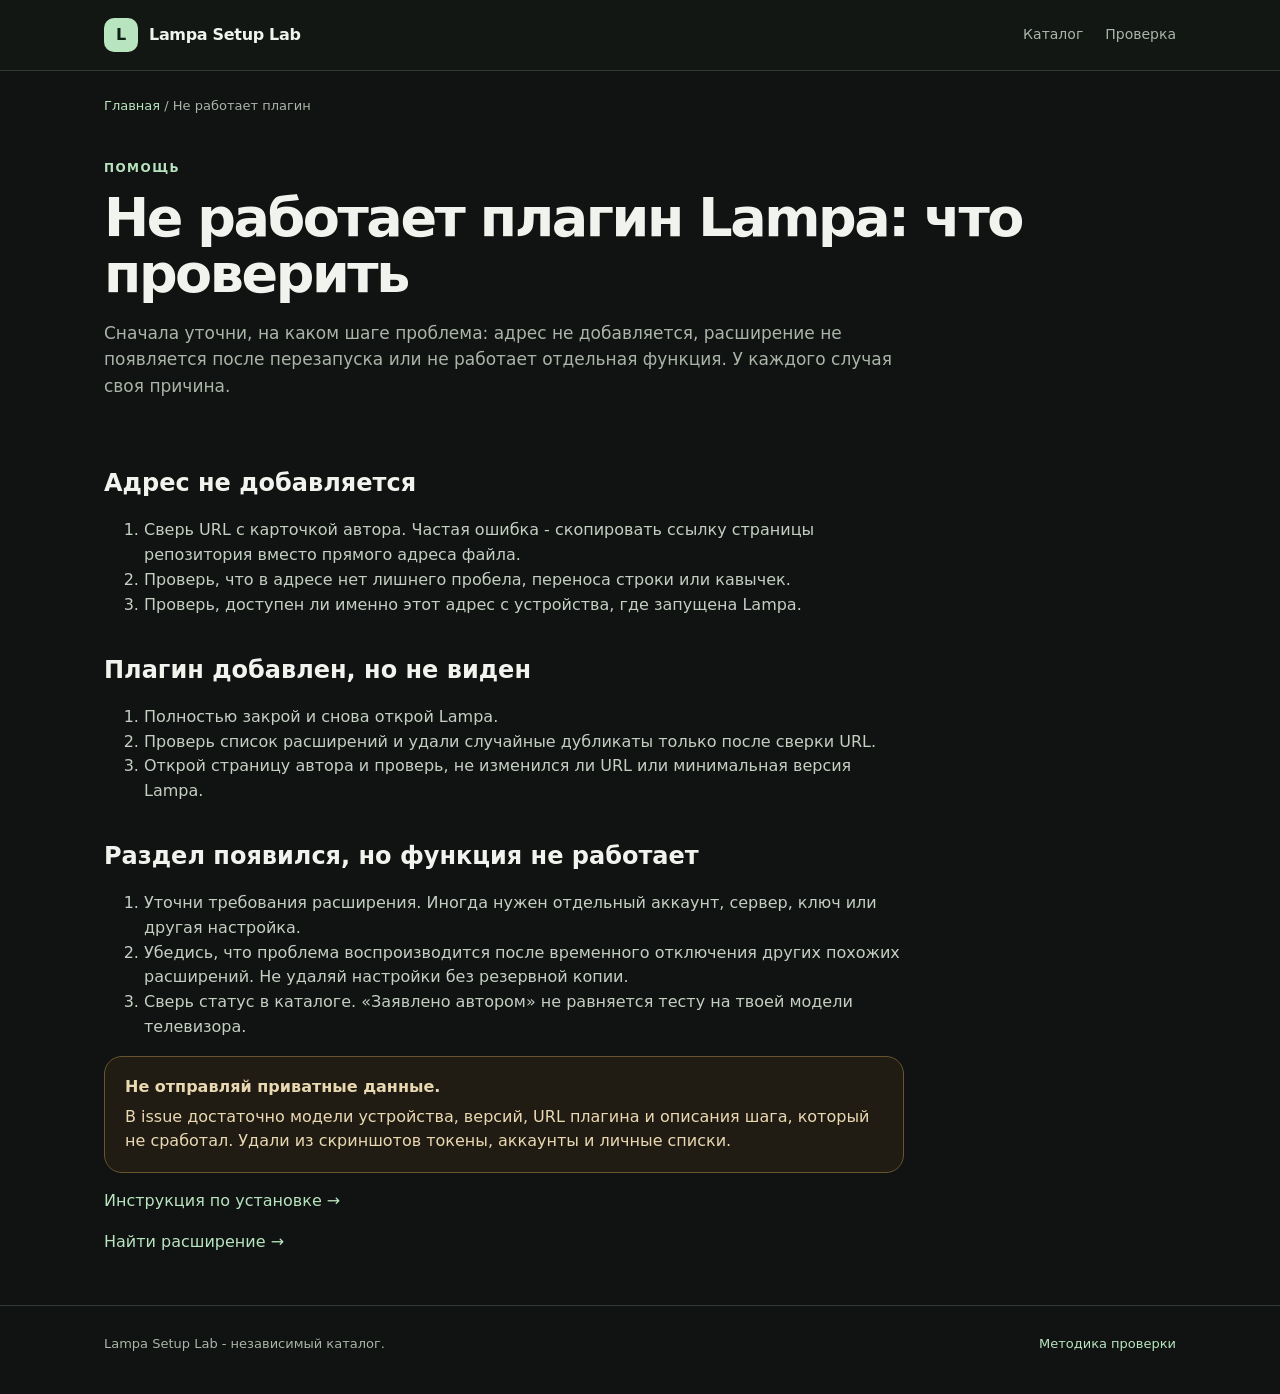
<file: docs/lampa-plugin-not-working.html>
<!doctype html>
<html lang="ru"><head><meta charset="utf-8"><meta name="viewport" content="width=device-width, initial-scale=1"><meta name="description" content="Плагин Lampa не работает или не устанавливается: проверь адрес, источник, повторные записи и статус проверки, не делая выводов наугад."><title>Не работает плагин Lampa: что проверить</title><link rel="stylesheet" href="assets/site.css"></head>
<body><a class="skip-link" href="#main">Перейти к содержимому</a><header class="topbar"><div class="wrap topbar-inner"><a class="brand" href="index.html"><span class="brand-mark">L</span><span>Lampa Setup Lab</span></a><nav class="nav"><a href="index.html#catalog">Каталог</a><a href="verification.html">Проверка</a></nav></div></header>
<main id="main" class="wrap"><div class="breadcrumb"><a href="index.html">Главная</a> / Не работает плагин</div><section class="page-hero"><div class="eyebrow">Помощь</div><h1>Не работает плагин Lampa: что проверить</h1><p>Сначала уточни, на каком шаге проблема: адрес не добавляется, расширение не появляется после перезапуска или не работает отдельная функция. У каждого случая своя причина.</p></section>
<article class="prose"><h2>Адрес не добавляется</h2><ol><li>Сверь URL с карточкой автора. Частая ошибка - скопировать ссылку страницы репозитория вместо прямого адреса файла.</li><li>Проверь, что в адресе нет лишнего пробела, переноса строки или кавычек.</li><li>Проверь, доступен ли именно этот адрес с устройства, где запущена Lampa.</li></ol><h2>Плагин добавлен, но не виден</h2><ol><li>Полностью закрой и снова открой Lampa.</li><li>Проверь список расширений и удали случайные дубликаты только после сверки URL.</li><li>Открой страницу автора и проверь, не изменился ли URL или минимальная версия Lampa.</li></ol><h2>Раздел появился, но функция не работает</h2><ol><li>Уточни требования расширения. Иногда нужен отдельный аккаунт, сервер, ключ или другая настройка.</li><li>Убедись, что проблема воспроизводится после временного отключения других похожих расширений. Не удаляй настройки без резервной копии.</li><li>Сверь статус в каталоге. «Заявлено автором» не равняется тесту на твоей модели телевизора.</li></ol><div class="callout"><strong>Не отправляй приватные данные.</strong> В issue достаточно модели устройства, версий, URL плагина и описания шага, который не сработал. Удали из скриншотов токены, аккаунты и личные списки.</div><p><a href="how-to-add-plugin.html">Инструкция по установке →</a></p><p><a href="index.html#catalog">Найти расширение →</a></p></article></main><footer class="footer"><div class="wrap footer-row"><span>Lampa Setup Lab - независимый каталог.</span><a href="verification.html">Методика проверки</a></div></footer></body></html>
</file>
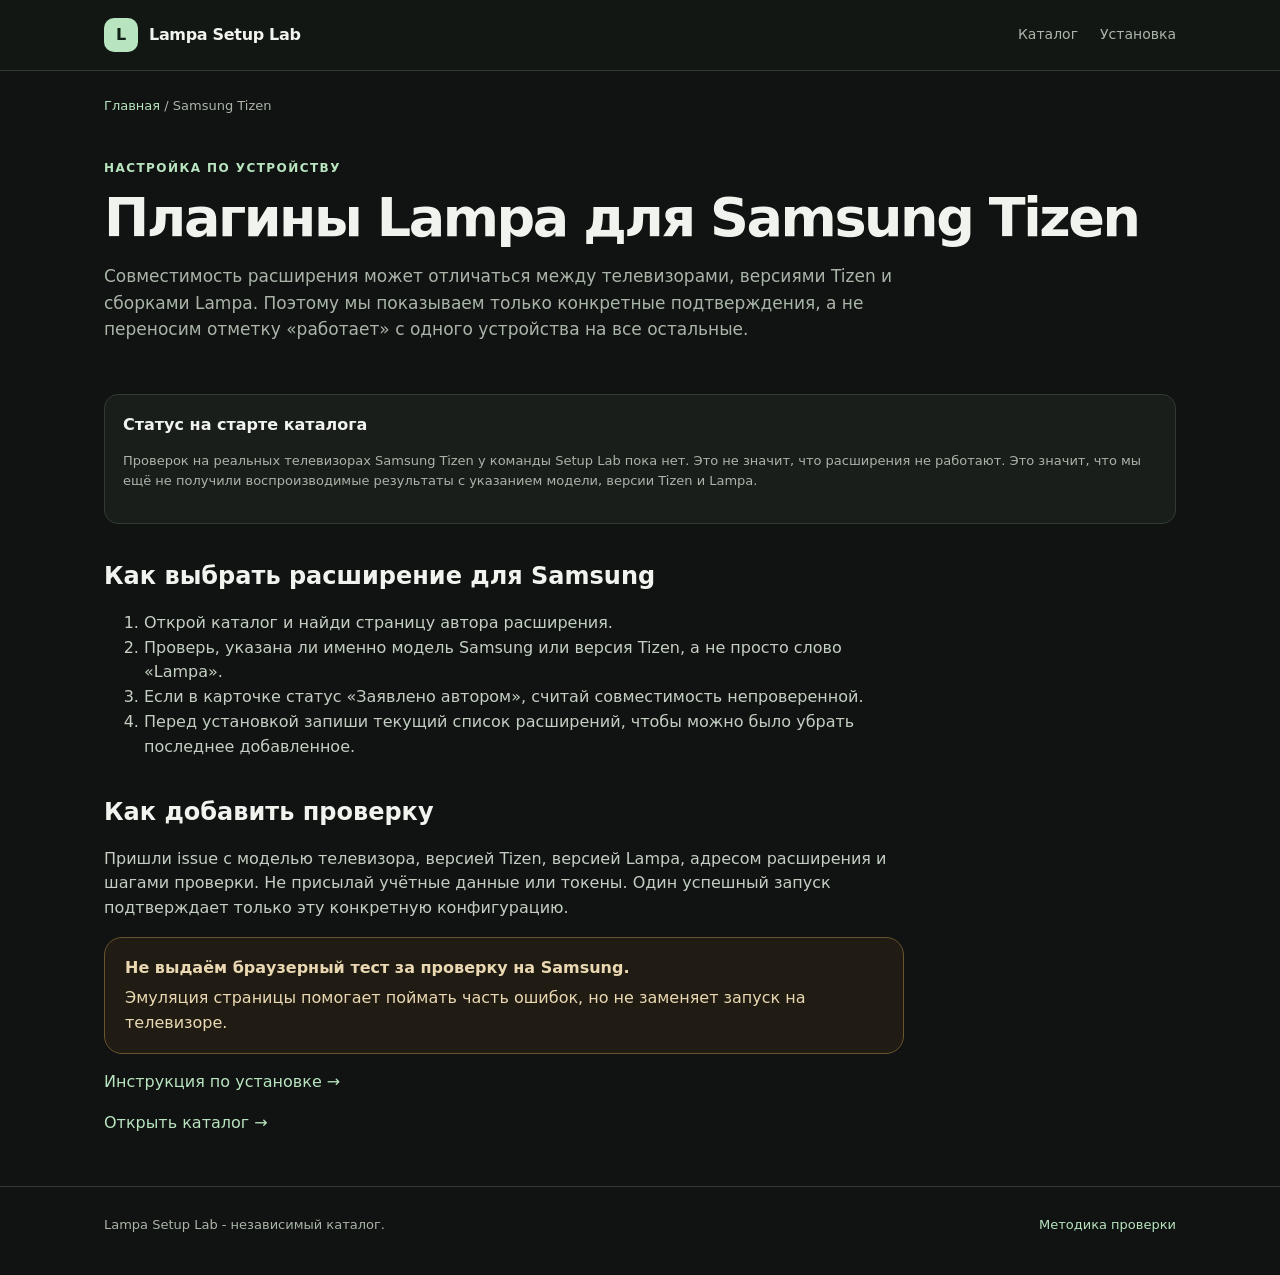
<file: docs/lampa-samsung-tizen.html>
<!doctype html>
<html lang="ru"><head><meta charset="utf-8"><meta name="viewport" content="width=device-width, initial-scale=1"><meta name="description" content="Расширения Lampa для телевизоров Samsung с Tizen: что подтверждено, как проверять совместимость и куда сообщить результат теста."><title>Плагины Lampa для Samsung Tizen: совместимость и проверка</title><link rel="stylesheet" href="assets/site.css"></head>
<body><a class="skip-link" href="#main">Перейти к содержимому</a><header class="topbar"><div class="wrap topbar-inner"><a class="brand" href="index.html"><span class="brand-mark">L</span><span>Lampa Setup Lab</span></a><nav class="nav"><a href="index.html#catalog">Каталог</a><a href="how-to-add-plugin.html">Установка</a></nav></div></header>
<main id="main" class="wrap"><div class="breadcrumb"><a href="index.html">Главная</a> / Samsung Tizen</div><section class="page-hero"><div class="eyebrow">Настройка по устройству</div><h1>Плагины Lampa для Samsung Tizen</h1><p>Совместимость расширения может отличаться между телевизорами, версиями Tizen и сборками Lampa. Поэтому мы показываем только конкретные подтверждения, а не переносим отметку «работает» с одного устройства на все остальные.</p></section>
<div class="device-summary"><strong>Статус на старте каталога</strong><p class="small">Проверок на реальных телевизорах Samsung Tizen у команды Setup Lab пока нет. Это не значит, что расширения не работают. Это значит, что мы ещё не получили воспроизводимые результаты с указанием модели, версии Tizen и Lampa.</p></div>
<article class="prose"><h2>Как выбрать расширение для Samsung</h2><ol><li>Открой каталог и найди страницу автора расширения.</li><li>Проверь, указана ли именно модель Samsung или версия Tizen, а не просто слово «Lampa».</li><li>Если в карточке статус «Заявлено автором», считай совместимость непроверенной.</li><li>Перед установкой запиши текущий список расширений, чтобы можно было убрать последнее добавленное.</li></ol><h2>Как добавить проверку</h2><p>Пришли issue с моделью телевизора, версией Tizen, версией Lampa, адресом расширения и шагами проверки. Не присылай учётные данные или токены. Один успешный запуск подтверждает только эту конкретную конфигурацию.</p><div class="callout"><strong>Не выдаём браузерный тест за проверку на Samsung.</strong> Эмуляция страницы помогает поймать часть ошибок, но не заменяет запуск на телевизоре.</div><p><a href="how-to-add-plugin.html">Инструкция по установке →</a></p><p><a href="index.html#catalog">Открыть каталог →</a></p></article></main><footer class="footer"><div class="wrap footer-row"><span>Lampa Setup Lab - независимый каталог.</span><a href="verification.html">Методика проверки</a></div></footer></body></html>
</file>
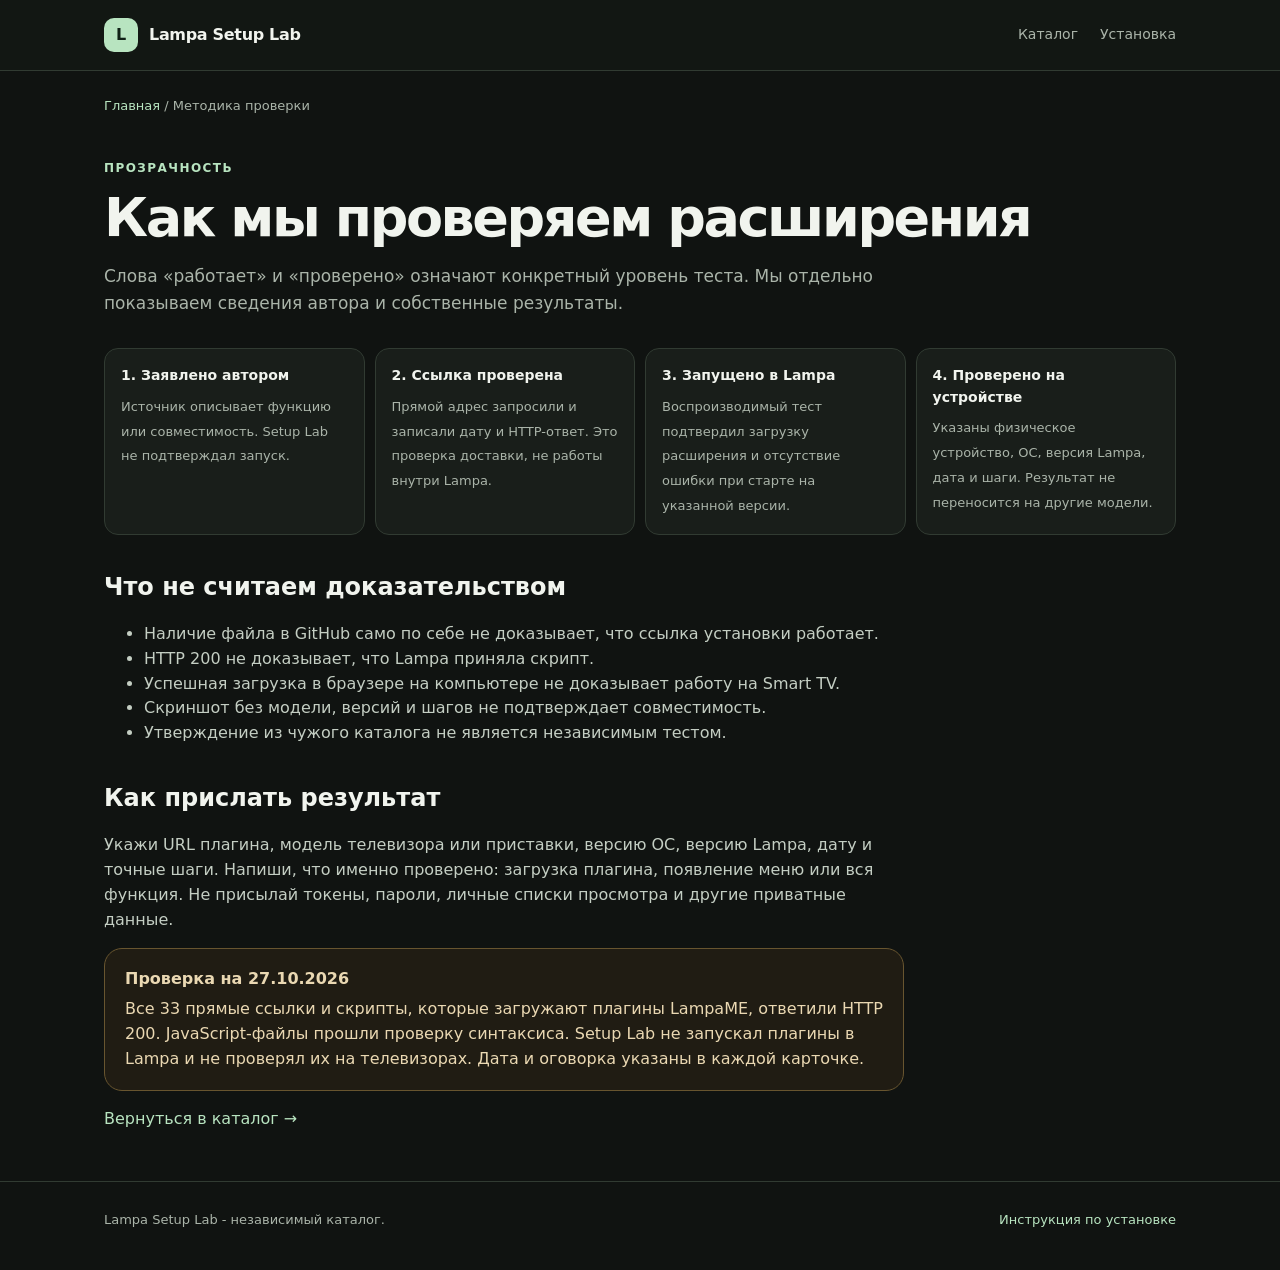
<file: docs/verification.html>
<!doctype html>
<html lang="ru"><head><meta charset="utf-8"><meta name="viewport" content="width=device-width, initial-scale=1"><meta name="description" content="Как Lampa Setup Lab проверяет ссылки и совместимость расширений Lampa: статусы, доказательства и устройство тестирования."><title>Как мы проверяем плагины Lampa</title><link rel="stylesheet" href="assets/site.css"></head>
<body><a class="skip-link" href="#main">Перейти к содержимому</a><header class="topbar"><div class="wrap topbar-inner"><a class="brand" href="index.html"><span class="brand-mark">L</span><span>Lampa Setup Lab</span></a><nav class="nav"><a href="index.html#catalog">Каталог</a><a href="how-to-add-plugin.html">Установка</a></nav></div></header>
<main id="main" class="wrap"><div class="breadcrumb"><a href="index.html">Главная</a> / Методика проверки</div><section class="page-hero"><div class="eyebrow">Прозрачность</div><h1>Как мы проверяем расширения</h1><p>Слова «работает» и «проверено» означают конкретный уровень теста. Мы отдельно показываем сведения автора и собственные результаты.</p></section>
<div class="trust-grid"><div class="trust-item"><strong>1. Заявлено автором</strong><span>Источник описывает функцию или совместимость. Setup Lab не подтверждал запуск.</span></div><div class="trust-item"><strong>2. Ссылка проверена</strong><span>Прямой адрес запросили и записали дату и HTTP-ответ. Это проверка доставки, не работы внутри Lampa.</span></div><div class="trust-item"><strong>3. Запущено в Lampa</strong><span>Воспроизводимый тест подтвердил загрузку расширения и отсутствие ошибки при старте на указанной версии.</span></div><div class="trust-item"><strong>4. Проверено на устройстве</strong><span>Указаны физическое устройство, ОС, версия Lampa, дата и шаги. Результат не переносится на другие модели.</span></div></div>
<article class="prose"><h2>Что не считаем доказательством</h2><ul><li>Наличие файла в GitHub само по себе не доказывает, что ссылка установки работает.</li><li>HTTP 200 не доказывает, что Lampa приняла скрипт.</li><li>Успешная загрузка в браузере на компьютере не доказывает работу на Smart TV.</li><li>Скриншот без модели, версий и шагов не подтверждает совместимость.</li><li>Утверждение из чужого каталога не является независимым тестом.</li></ul><h2>Как прислать результат</h2><p>Укажи URL плагина, модель телевизора или приставки, версию ОС, версию Lampa, дату и точные шаги. Напиши, что именно проверено: загрузка плагина, появление меню или вся функция. Не присылай токены, пароли, личные списки просмотра и другие приватные данные.</p><div class="callout"><strong>Проверка на 27.10.2026</strong>Все 33 прямые ссылки и скрипты, которые загружают плагины LampaME, ответили HTTP 200. JavaScript-файлы прошли проверку синтаксиса. Setup Lab не запускал плагины в Lampa и не проверял их на телевизорах. Дата и оговорка указаны в каждой карточке.</div><p><a href="index.html#catalog">Вернуться в каталог →</a></p></article></main><footer class="footer"><div class="wrap footer-row"><span>Lampa Setup Lab - независимый каталог.</span><a href="how-to-add-plugin.html">Инструкция по установке</a></div></footer></body></html>
</file>
<file: docs/assets/site.css>
@import url('data:text/css,');
:root{color-scheme:dark;--bg:#101311;--panel:#191e1a;--panel2:#202720;--line:#313b32;--text:#f1f4ee;--muted:#aab4a9;--green:#b8e4c0;--green-ink:#102116;--amber:#f1d49a;--blue:#b9d8eb;--red:#f0b5ad;--radius:18px;--max:1120px}*{box-sizing:border-box}html{scroll-behavior:smooth}body{margin:0;background:var(--bg);color:var(--text);font:16px/1.55 system-ui,-apple-system,"Segoe UI",sans-serif}a{color:var(--green);text-decoration:none}a:hover{text-decoration:underline}.wrap{max-width:var(--max);margin:auto;padding:0 24px}.topbar{border-bottom:1px solid var(--line);background:#121713}.topbar-inner{height:70px;display:flex;align-items:center;justify-content:space-between;gap:20px}.brand{display:flex;align-items:center;gap:11px;color:var(--text);font-weight:750;letter-spacing:-.02em}.brand-mark{width:34px;height:34px;border-radius:10px;background:var(--green);color:var(--green-ink);display:grid;place-items:center;font-weight:900}.nav{display:flex;gap:22px;color:var(--muted);font-size:14px}.nav a{color:inherit}.hero{padding:66px 0 40px}.eyebrow{color:var(--green);font-size:12px;font-weight:800;letter-spacing:.12em;text-transform:uppercase}.hero-grid{display:grid;grid-template-columns:1.3fr .7fr;gap:36px;align-items:end}.hero h1{font-size:clamp(36px,6vw,64px);line-height:1.02;letter-spacing:-.055em;max-width:760px;margin:18px 0}.hero p{font-size:18px;color:var(--muted);max-width:700px;margin:0}.hero-note{border:1px solid var(--line);border-radius:var(--radius);padding:20px;background:var(--panel)}.hero-note strong{display:block;margin-bottom:8px}.hero-note p{font-size:14px}.searchbar{margin-top:30px;display:flex;gap:10px;max-width:720px}.searchbar input{flex:1;min-width:0;background:var(--panel);color:var(--text);border:1px solid var(--line);border-radius:12px;padding:15px 16px;font:inherit}.searchbar input:focus,select:focus{outline:2px solid var(--green);outline-offset:2px}.button{border:0;border-radius:12px;padding:13px 17px;background:var(--green);color:var(--green-ink);font:700 14px system-ui;cursor:pointer}.button.secondary{background:var(--panel2);color:var(--text);border:1px solid var(--line)}.section{padding:34px 0}.section-head{display:flex;align-items:end;justify-content:space-between;gap:20px;margin-bottom:20px}.section h2{font-size:27px;letter-spacing:-.035em;margin:0}.section-head p{color:var(--muted);margin:5px 0 0}.filters{display:flex;gap:10px;flex-wrap:wrap;margin:20px 0}.filters select,.filters input[type=search]{background:var(--panel);color:var(--text);border:1px solid var(--line);border-radius:10px;padding:11px 13px;font:inherit}.filters input[type=search]{min-width:250px}.grid{display:grid;grid-template-columns:repeat(2,minmax(0,1fr));gap:14px}.card{background:var(--panel);border:1px solid var(--line);border-radius:var(--radius);padding:20px;display:flex;flex-direction:column;min-height:280px}.card-top{display:flex;justify-content:space-between;align-items:start;gap:12px}.tag{display:inline-flex;align-items:center;border:1px solid var(--line);border-radius:999px;padding:5px 9px;font-size:11px;color:var(--muted);white-space:nowrap}.status{border-radius:999px;padding:5px 9px;font-size:11px;font-weight:750;white-space:nowrap}.status.author_reported{background:#493b21;color:var(--amber)}.status.url_checked{background:#193b2a;color:var(--green)}.status.loaded_in_lampa{background:#19384a;color:var(--blue)}.status.device_tested{background:#263c58;color:#d0ddff}.card h3{font-size:21px;letter-spacing:-.025em;margin:16px 0 7px}.card p{color:var(--muted);margin:0 0 13px}.card-meta{display:flex;flex-wrap:wrap;gap:7px;margin:2px 0 15px}.card-note{font-size:13px;border-left:2px solid var(--amber);padding:8px 0 8px 11px;color:#d8c9a5;margin-top:auto}.card-actions{display:flex;gap:10px;flex-wrap:wrap;margin-top:17px}.card-actions a,.card-actions button{font-size:13px}.copy-btn{background:none;border:1px solid var(--line);border-radius:9px;color:var(--text);padding:9px 11px;cursor:pointer}.copy-btn:hover{border-color:var(--green)}.empty{grid-column:1/-1;padding:30px;border:1px dashed var(--line);border-radius:var(--radius);color:var(--muted)}.device-grid{display:grid;grid-template-columns:repeat(3,1fr);gap:14px}.device-card{display:block;background:var(--panel);border:1px solid var(--line);border-radius:var(--radius);padding:20px;color:var(--text);transition:transform .15s,border-color .15s}.device-card:hover{transform:translateY(-2px);border-color:#719277;text-decoration:none}.device-card h3{margin:0 0 7px}.device-card p{margin:0;color:var(--muted);font-size:14px}.trust-grid{display:grid;grid-template-columns:repeat(4,1fr);gap:10px}.trust-item{padding:16px;border:1px solid var(--line);border-radius:14px;background:var(--panel)}.trust-item strong{display:block;font-size:14px;margin-bottom:7px}.trust-item span{font-size:13px;color:var(--muted)}.callout{border:1px solid #68552f;background:#201c13;color:#ead8b2;border-radius:var(--radius);padding:18px 20px;margin:16px 0}.callout strong{display:block;margin-bottom:5px}.prose{max-width:800px}.prose h2{margin:34px 0 10px}.prose h3{margin:24px 0 8px}.prose p,.prose li{color:#c4cec3}.prose code{background:#202720;padding:2px 6px;border-radius:5px}.steps{counter-reset:step;list-style:none;padding:0}.steps li{counter-increment:step;display:grid;grid-template-columns:32px 1fr;gap:12px;margin:14px 0}.steps li:before{content:counter(step);width:28px;height:28px;border-radius:50%;background:var(--green);color:var(--green-ink);display:grid;place-items:center;font-weight:800}.footer{border-top:1px solid var(--line);margin-top:50px;padding:28px 0 40px;color:var(--muted);font-size:13px}.footer-row{display:flex;justify-content:space-between;gap:20px;flex-wrap:wrap}.breadcrumb{color:var(--muted);font-size:13px;margin:25px 0 15px}.page-hero{padding:28px 0 15px}.page-hero h1{font-size:clamp(34px,5vw,54px);line-height:1.05;letter-spacing:-.045em;margin:12px 0}.page-hero p{font-size:17px;color:var(--muted);max-width:800px}.device-summary{border:1px solid var(--line);background:var(--panel);padding:18px;border-radius:14px;margin:20px 0}.small{font-size:13px;color:var(--muted)}.kbd{font-family:ui-monospace,monospace;border:1px solid var(--line);background:var(--panel2);padding:2px 6px;border-radius:5px}.skip-link{position:absolute;left:-10000px;top:8px;background:var(--green);color:var(--green-ink);padding:10px;border-radius:8px}.skip-link:focus{left:8px;z-index:10}.noscript{padding:14px;border:1px solid var(--amber);border-radius:12px;color:var(--amber)}@media(max-width:760px){.hero-grid{grid-template-columns:1fr}.hero{padding:44px 0 28px}.grid{grid-template-columns:1fr}.device-grid{grid-template-columns:1fr}.trust-grid{grid-template-columns:repeat(2,1fr)}.nav{gap:12px;font-size:12px}.topbar-inner{height:auto;min-height:64px}.wrap{padding:0 16px}.searchbar{flex-direction:column}.button{min-height:48px}}@media(prefers-reduced-motion:reduce){*{scroll-behavior:auto!important;transition:none!important}}
</file>
